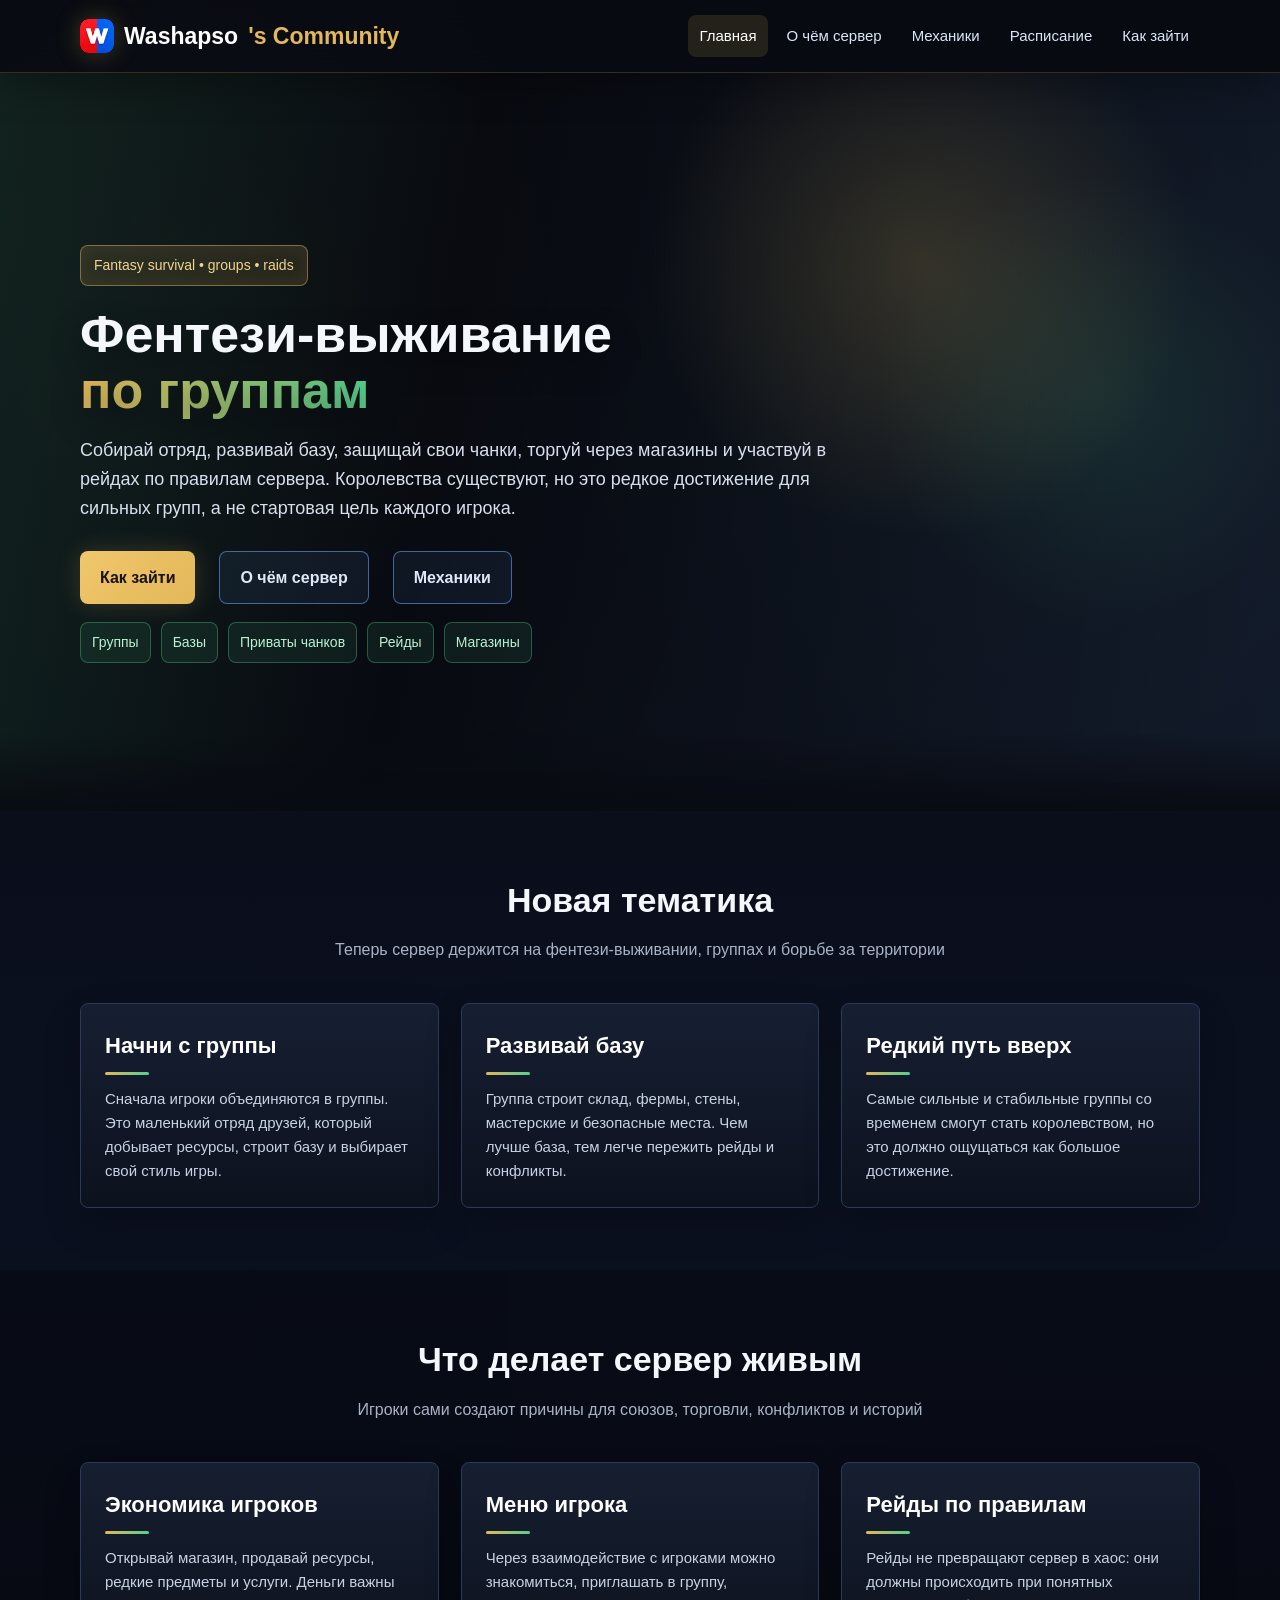
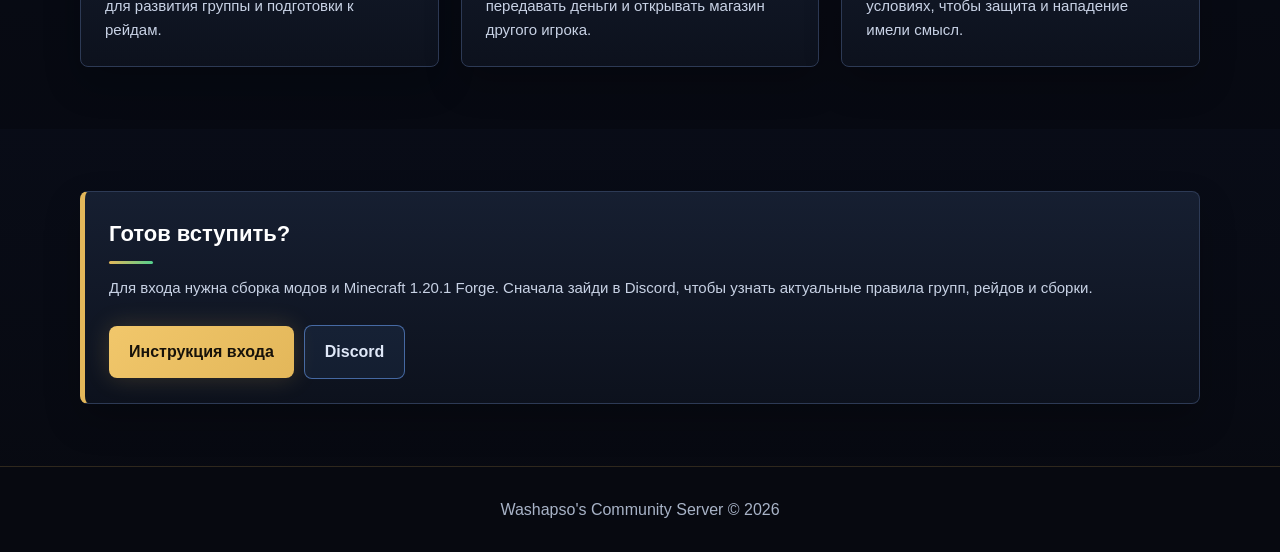
<file: index.html>
<!DOCTYPE html>
<html lang="ru">
<head>
<meta charset="UTF-8">
<meta name="viewport" content="width=device-width, initial-scale=1.0">
<title>Washapso's Community Server</title>
<link rel="stylesheet" href="styles.css?v=6">
<script src="app.js" defer></script>
</head>
<body>
<header><div class="container"><div class="nav">
<a href="index.html" class="logo"><img src="server-icon.png" alt="">Washapso<span>'s Community</span></a>
<div class="nav-links">
<a href="index.html">Главная</a>
<a href="about.html">О чём сервер</a>
<a href="mechanics.html">Механики</a>
<a href="schedule.html">Расписание</a>
<a href="guide.html">Как зайти</a>
</div></div></div></header>

<section class="hero home"><div class="container"><div class="hero-content">
<div class="tag">Fantasy survival • groups • raids</div>
<h1>Фентези-выживание <span>по группам</span></h1>
<p>Собирай отряд, развивай базу, защищай свои чанки, торгуй через магазины и участвуй в рейдах по правилам сервера. Королевства существуют, но это редкое достижение для сильных групп, а не стартовая цель каждого игрока.</p>
<div class="buttons"><a href="guide.html" class="btn btn-primary">Как зайти</a><a href="about.html" class="btn btn-secondary">О чём сервер</a><a href="mechanics.html" class="btn btn-secondary">Механики</a></div>
<div class="pill-row"><span class="pill">Группы</span><span class="pill">Базы</span><span class="pill">Приваты чанков</span><span class="pill">Рейды</span><span class="pill">Магазины</span></div>
</div></div></section>

<section><div class="container"><div class="section-title"><h2>Новая тематика</h2><p>Теперь сервер держится на фентези-выживании, группах и борьбе за территории</p></div>
<div class="cards">
<div class="card"><h3>Начни с группы</h3><p>Сначала игроки объединяются в группы. Это маленький отряд друзей, который добывает ресурсы, строит базу и выбирает свой стиль игры.</p></div>
<div class="card"><h3>Развивай базу</h3><p>Группа строит склад, фермы, стены, мастерские и безопасные места. Чем лучше база, тем легче пережить рейды и конфликты.</p></div>
<div class="card"><h3>Редкий путь вверх</h3><p>Самые сильные и стабильные группы со временем смогут стать королевством, но это должно ощущаться как большое достижение.</p></div>
</div></div></section>

<section class="section-alt"><div class="container"><div class="section-title"><h2>Что делает сервер живым</h2><p>Игроки сами создают причины для союзов, торговли, конфликтов и историй</p></div>
<div class="cards">
<div class="card"><h3>Экономика игроков</h3><p>Открывай магазин, продавай ресурсы, редкие предметы и услуги. Деньги важны для развития группы и подготовки к рейдам.</p></div>
<div class="card"><h3>Меню игрока</h3><p>Через взаимодействие с игроками можно знакомиться, приглашать в группу, передавать деньги и открывать магазин другого игрока.</p></div>
<div class="card"><h3>Рейды по правилам</h3><p>Рейды не превращают сервер в хаос: они должны происходить при понятных условиях, чтобы защита и нападение имели смысл.</p></div>
</div></div></section>

<section><div class="container"><div class="callout"><h3>Готов вступить?</h3><p>Для входа нужна сборка модов и Minecraft 1.20.1 Forge. Сначала зайди в Discord, чтобы узнать актуальные правила групп, рейдов и сборки.</p><br><a href="guide.html" class="btn btn-primary">Инструкция входа</a><a href="https://discord.gg/dN3GpYs8Tc" class="btn btn-secondary" target="_blank" rel="noopener noreferrer">Discord</a></div></div></section>

<footer><div class="container"><p>Washapso's Community Server © 2026</p></div></footer>
</body></html>
</file>
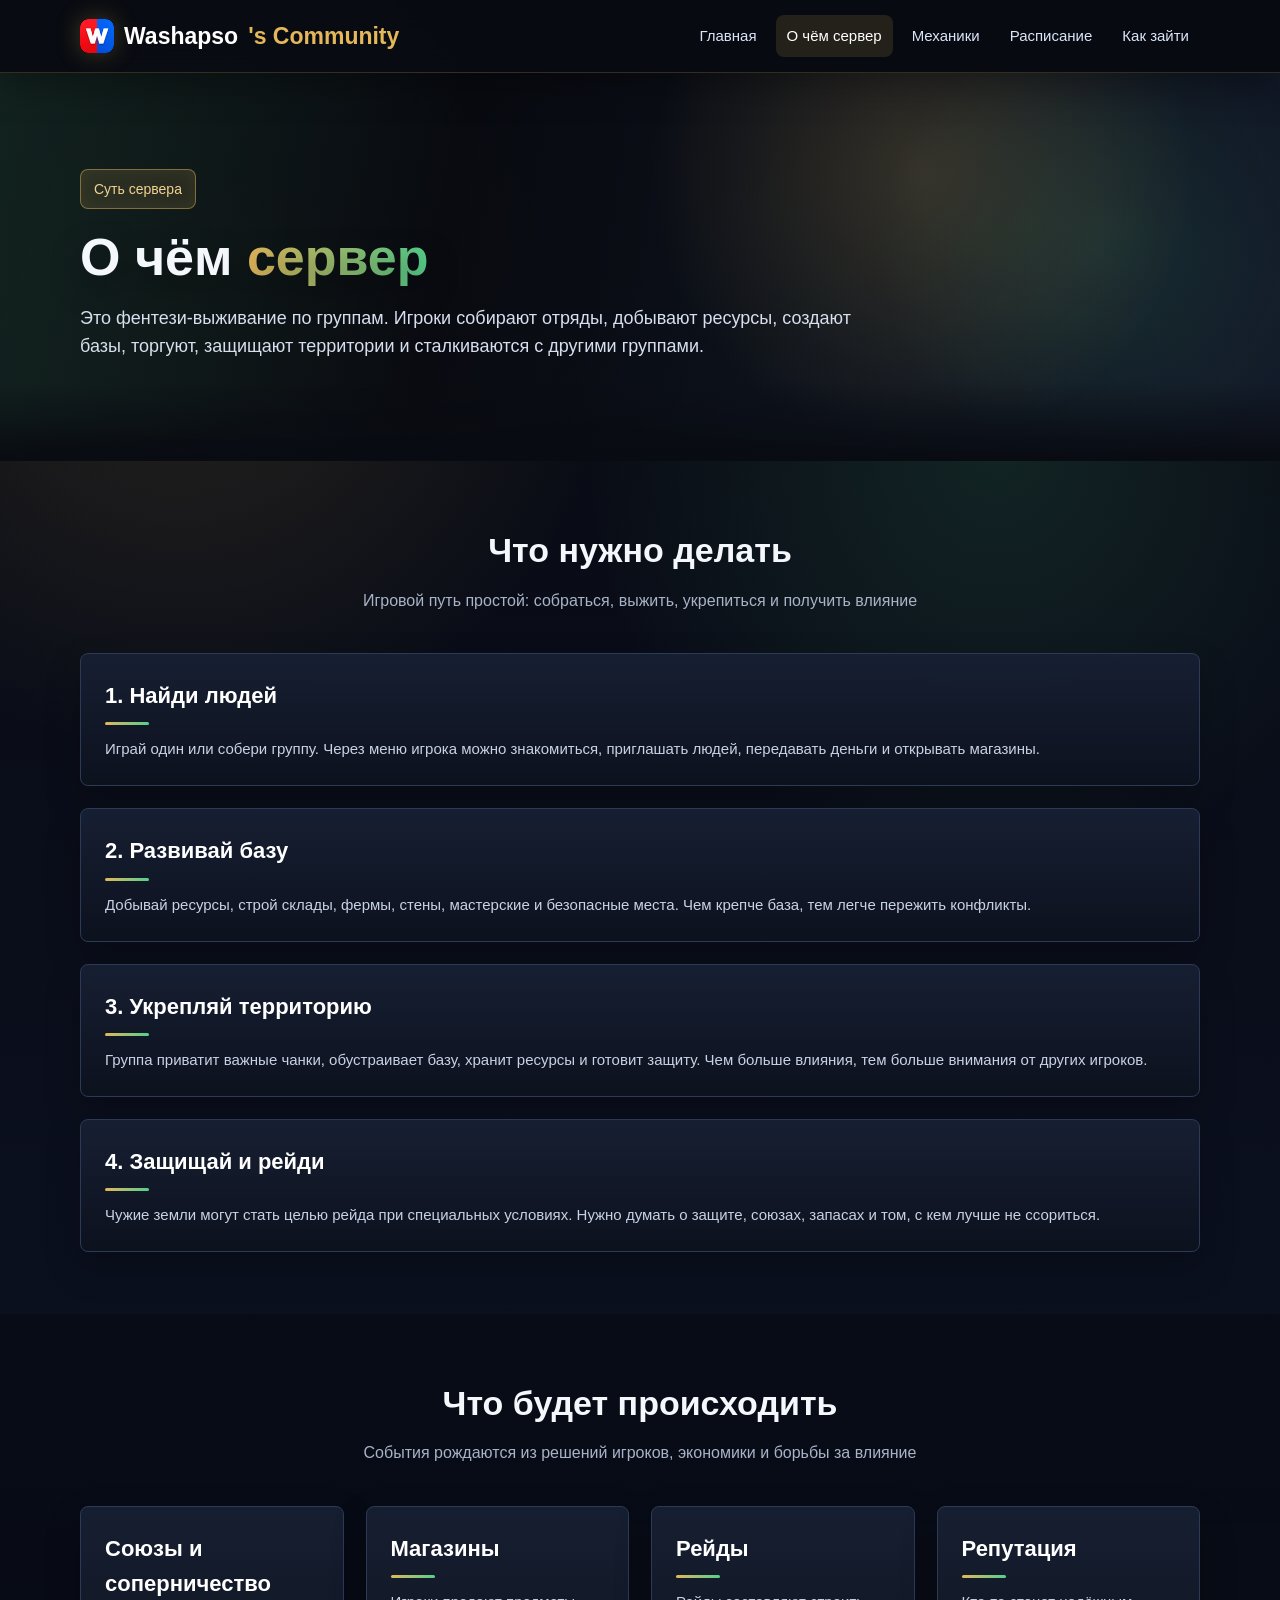
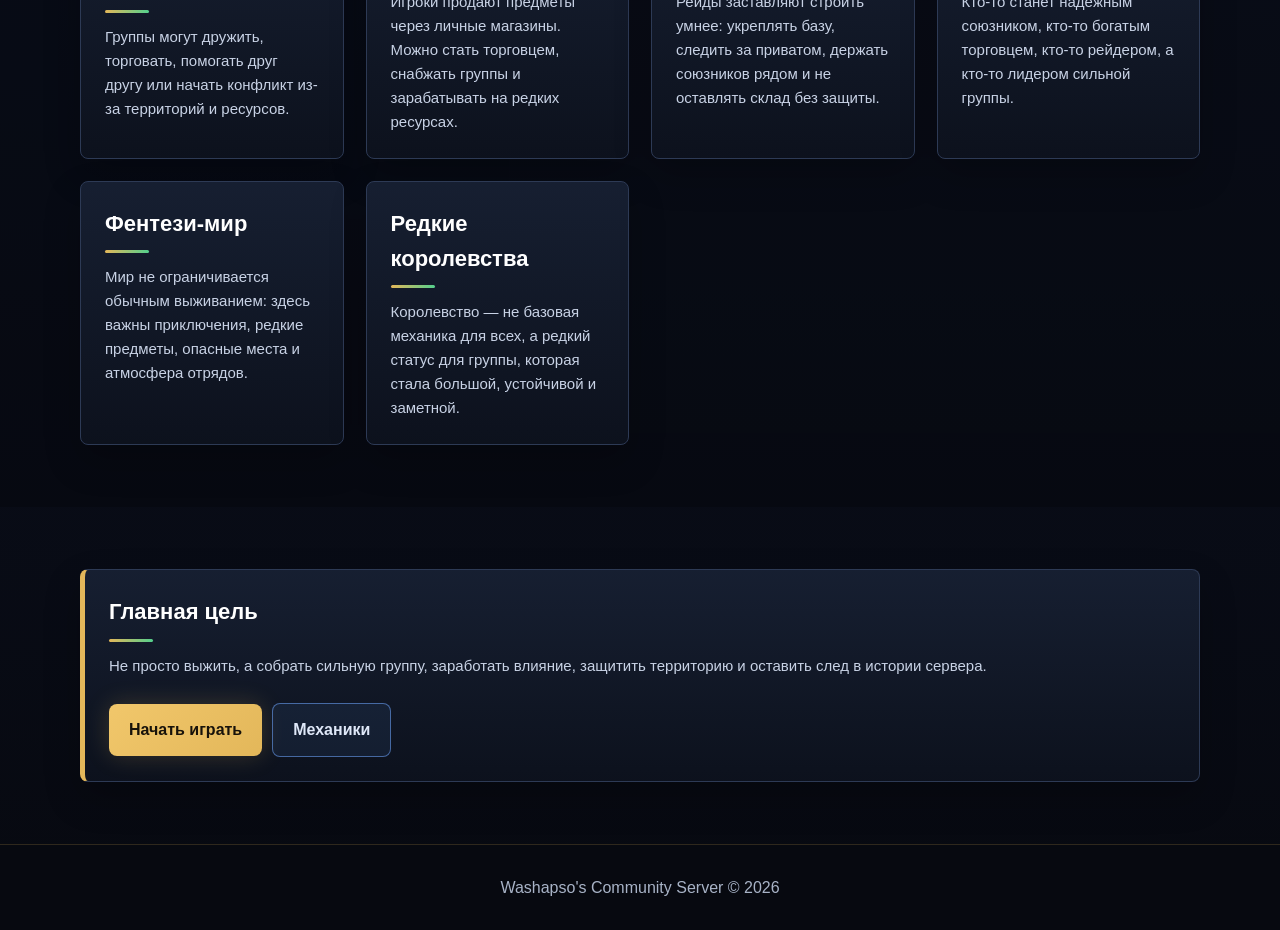
<file: about.html>
<!DOCTYPE html>
<html lang="ru">
<head>
<meta charset="UTF-8">
<meta name="viewport" content="width=device-width, initial-scale=1.0">
<title>Washapso's Community Server — О чём сервер</title>
<link rel="stylesheet" href="styles.css?v=6">
<script src="app.js" defer></script>
</head>
<body>
<header><div class="container"><div class="nav">
<a href="index.html" class="logo"><img src="server-icon.png" alt="">Washapso<span>'s Community</span></a>
<div class="nav-links">
<a href="index.html">Главная</a>
<a href="about.html">О чём сервер</a>
<a href="mechanics.html">Механики</a>
<a href="schedule.html">Расписание</a>
<a href="guide.html">Как зайти</a>
</div></div></div></header>

<section class="hero"><div class="container"><div class="tag">Суть сервера</div><h1>О чём <span>сервер</span></h1><p>Это фентези-выживание по группам. Игроки собирают отряды, добывают ресурсы, создают базы, торгуют, защищают территории и сталкиваются с другими группами.</p></div></section>

<section><div class="container"><div class="section-title"><h2>Что нужно делать</h2><p>Игровой путь простой: собраться, выжить, укрепиться и получить влияние</p></div>
<div class="steps">
<div class="step"><h2>1. Найди людей</h2><p>Играй один или собери группу. Через меню игрока можно знакомиться, приглашать людей, передавать деньги и открывать магазины.</p></div>
<div class="step"><h2>2. Развивай базу</h2><p>Добывай ресурсы, строй склады, фермы, стены, мастерские и безопасные места. Чем крепче база, тем легче пережить конфликты.</p></div>
<div class="step"><h2>3. Укрепляй территорию</h2><p>Группа приватит важные чанки, обустраивает базу, хранит ресурсы и готовит защиту. Чем больше влияния, тем больше внимания от других игроков.</p></div>
<div class="step"><h2>4. Защищай и рейди</h2><p>Чужие земли могут стать целью рейда при специальных условиях. Нужно думать о защите, союзах, запасах и том, с кем лучше не ссориться.</p></div>
</div></div></section>

<section class="section-alt"><div class="container"><div class="section-title"><h2>Что будет происходить</h2><p>События рождаются из решений игроков, экономики и борьбы за влияние</p></div>
<div class="cards">
<div class="card"><h3>Союзы и соперничество</h3><p>Группы могут дружить, торговать, помогать друг другу или начать конфликт из-за территорий и ресурсов.</p></div>
<div class="card"><h3>Магазины</h3><p>Игроки продают предметы через личные магазины. Можно стать торговцем, снабжать группы и зарабатывать на редких ресурсах.</p></div>
<div class="card"><h3>Рейды</h3><p>Рейды заставляют строить умнее: укреплять базу, следить за приватом, держать союзников рядом и не оставлять склад без защиты.</p></div>
<div class="card"><h3>Репутация</h3><p>Кто-то станет надёжным союзником, кто-то богатым торговцем, кто-то рейдером, а кто-то лидером сильной группы.</p></div>
<div class="card"><h3>Фентези-мир</h3><p>Мир не ограничивается обычным выживанием: здесь важны приключения, редкие предметы, опасные места и атмосфера отрядов.</p></div>
<div class="card"><h3>Редкие королевства</h3><p>Королевство — не базовая механика для всех, а редкий статус для группы, которая стала большой, устойчивой и заметной.</p></div>
</div></div></section>

<section><div class="container"><div class="callout"><h3>Главная цель</h3><p>Не просто выжить, а собрать сильную группу, заработать влияние, защитить территорию и оставить след в истории сервера.</p><br><a href="guide.html" class="btn btn-primary">Начать играть</a><a href="mechanics.html" class="btn btn-secondary">Механики</a></div></div></section>

<footer><div class="container"><p>Washapso's Community Server © 2026</p></div></footer>
</body></html>
</file>
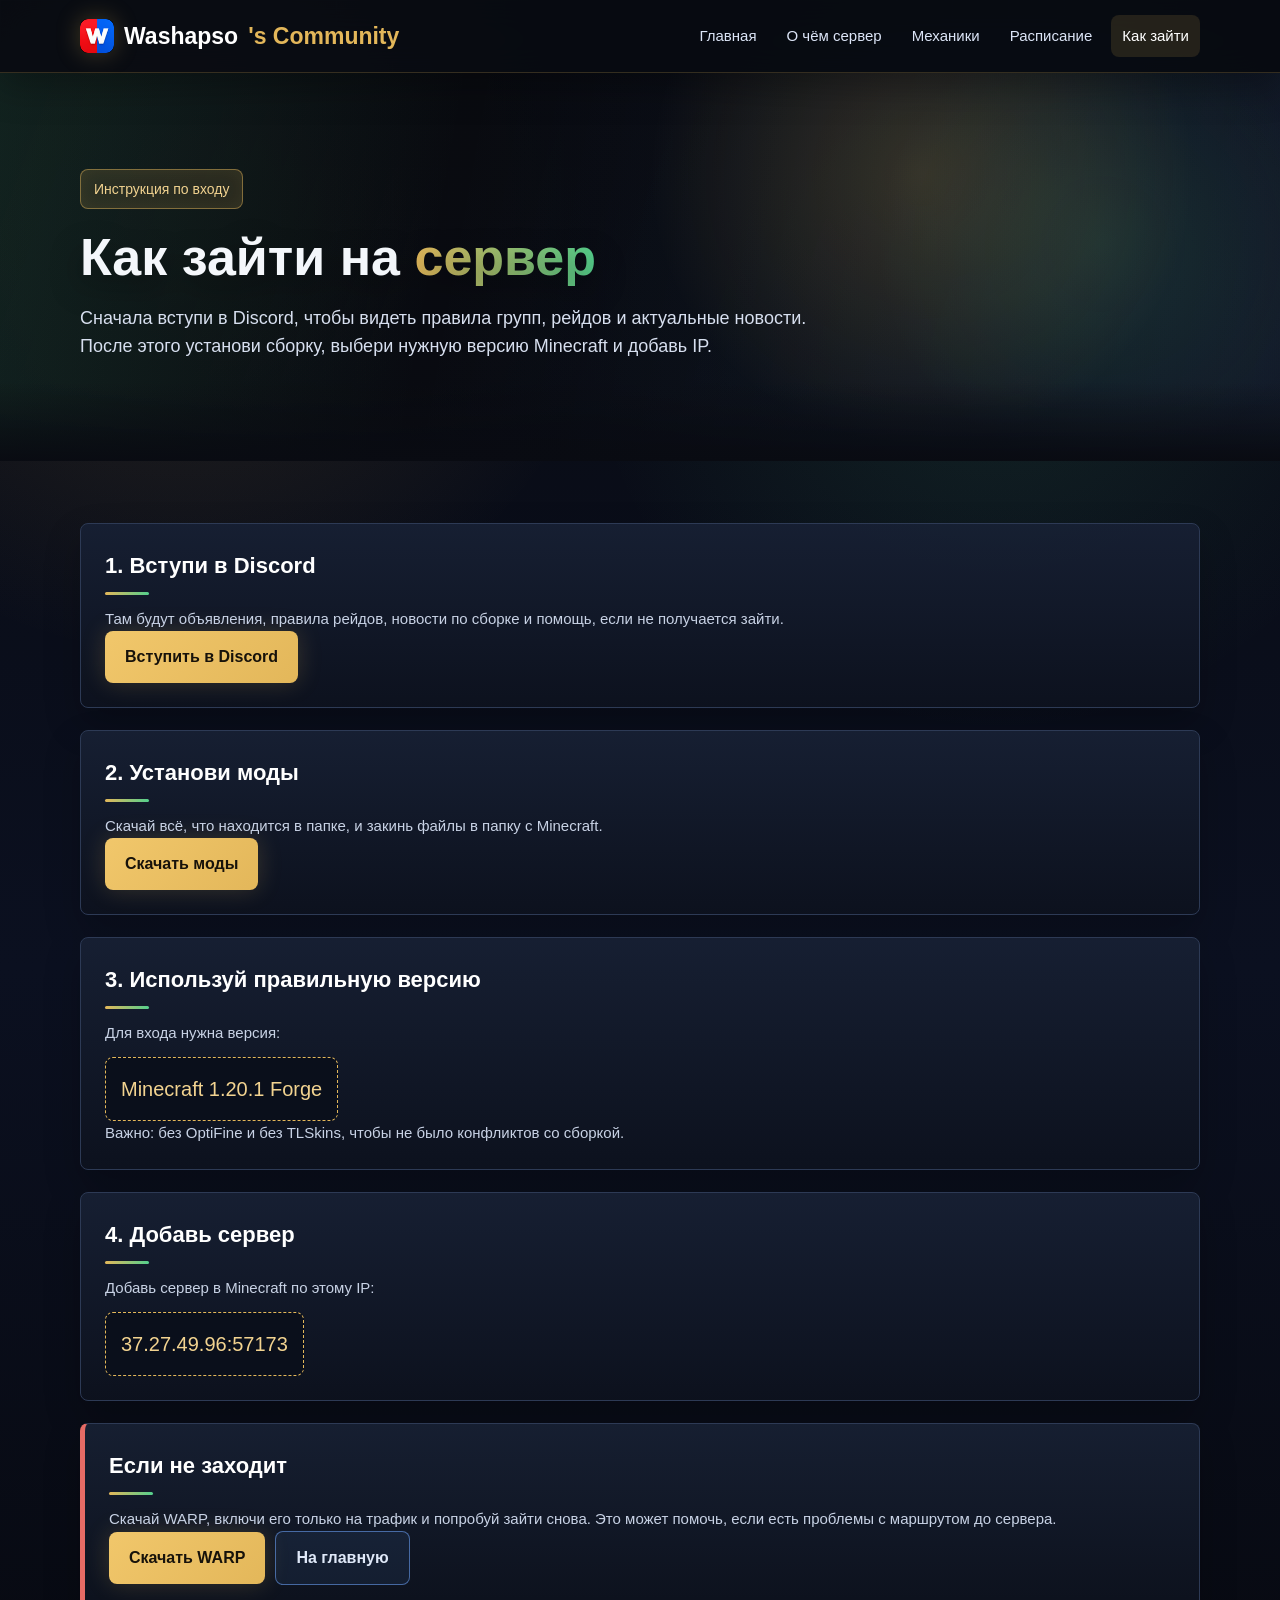
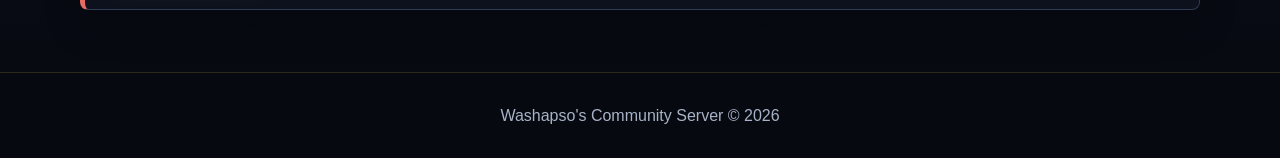
<file: guide.html>
<!DOCTYPE html>
<html lang="ru">
<head>
<meta charset="UTF-8">
<meta name="viewport" content="width=device-width, initial-scale=1.0">
<title>Как зайти на Washapso's Community Server</title>
<link rel="stylesheet" href="styles.css?v=6">
<script src="app.js" defer></script>
</head>
<body>
<header><div class="container"><div class="nav">
<a href="index.html" class="logo"><img src="server-icon.png" alt="">Washapso<span>'s Community</span></a>
<div class="nav-links">
<a href="index.html">Главная</a>
<a href="about.html">О чём сервер</a>
<a href="mechanics.html">Механики</a>
<a href="schedule.html">Расписание</a>
<a href="guide.html">Как зайти</a>
</div></div></div></header>

<section class="hero"><div class="container"><div class="tag">Инструкция по входу</div><h1>Как зайти на <span>сервер</span></h1><p>Сначала вступи в Discord, чтобы видеть правила групп, рейдов и актуальные новости. После этого установи сборку, выбери нужную версию Minecraft и добавь IP.</p></div></section>

<section><div class="container"><div class="steps">
<div class="step"><h2>1. Вступи в Discord</h2><p>Там будут объявления, правила рейдов, новости по сборке и помощь, если не получается зайти.</p><a href="https://discord.gg/dN3GpYs8Tc" class="btn btn-primary" target="_blank" rel="noopener noreferrer">Вступить в Discord</a></div>
<div class="step"><h2>2. Установи моды</h2><p>Скачай всё, что находится в папке, и закинь файлы в папку с Minecraft.</p><a href="https://drive.google.com/drive/folders/1G4e0Yl6rfM5Kbzf2rBECY1dW33R9xwYC?usp=sharing" class="btn btn-primary" target="_blank" rel="noopener noreferrer">Скачать моды</a></div>
<div class="step"><h2>3. Используй правильную версию</h2><p>Для входа нужна версия:</p><div class="ip">Minecraft 1.20.1 Forge</div><p class="note">Важно: без OptiFine и без TLSkins, чтобы не было конфликтов со сборкой.</p></div>
<div class="step"><h2>4. Добавь сервер</h2><p>Добавь сервер в Minecraft по этому IP:</p><div class="ip">37.27.49.96:57173</div></div>
<div class="step warning"><h2>Если не заходит</h2><p>Скачай WARP, включи его только на трафик и попробуй зайти снова. Это может помочь, если есть проблемы с маршрутом до сервера.</p><a href="https://drive.google.com/file/d/1NWNszFOcO9THBHJMumihQfyj0Qaf77dl/view?usp=sharing" class="btn btn-primary" target="_blank" rel="noopener noreferrer">Скачать WARP</a><a href="index.html" class="btn btn-secondary">На главную</a></div>
</div></div></section>

<footer><div class="container"><p>Washapso's Community Server © 2026</p></div></footer>
</body></html>
</file>
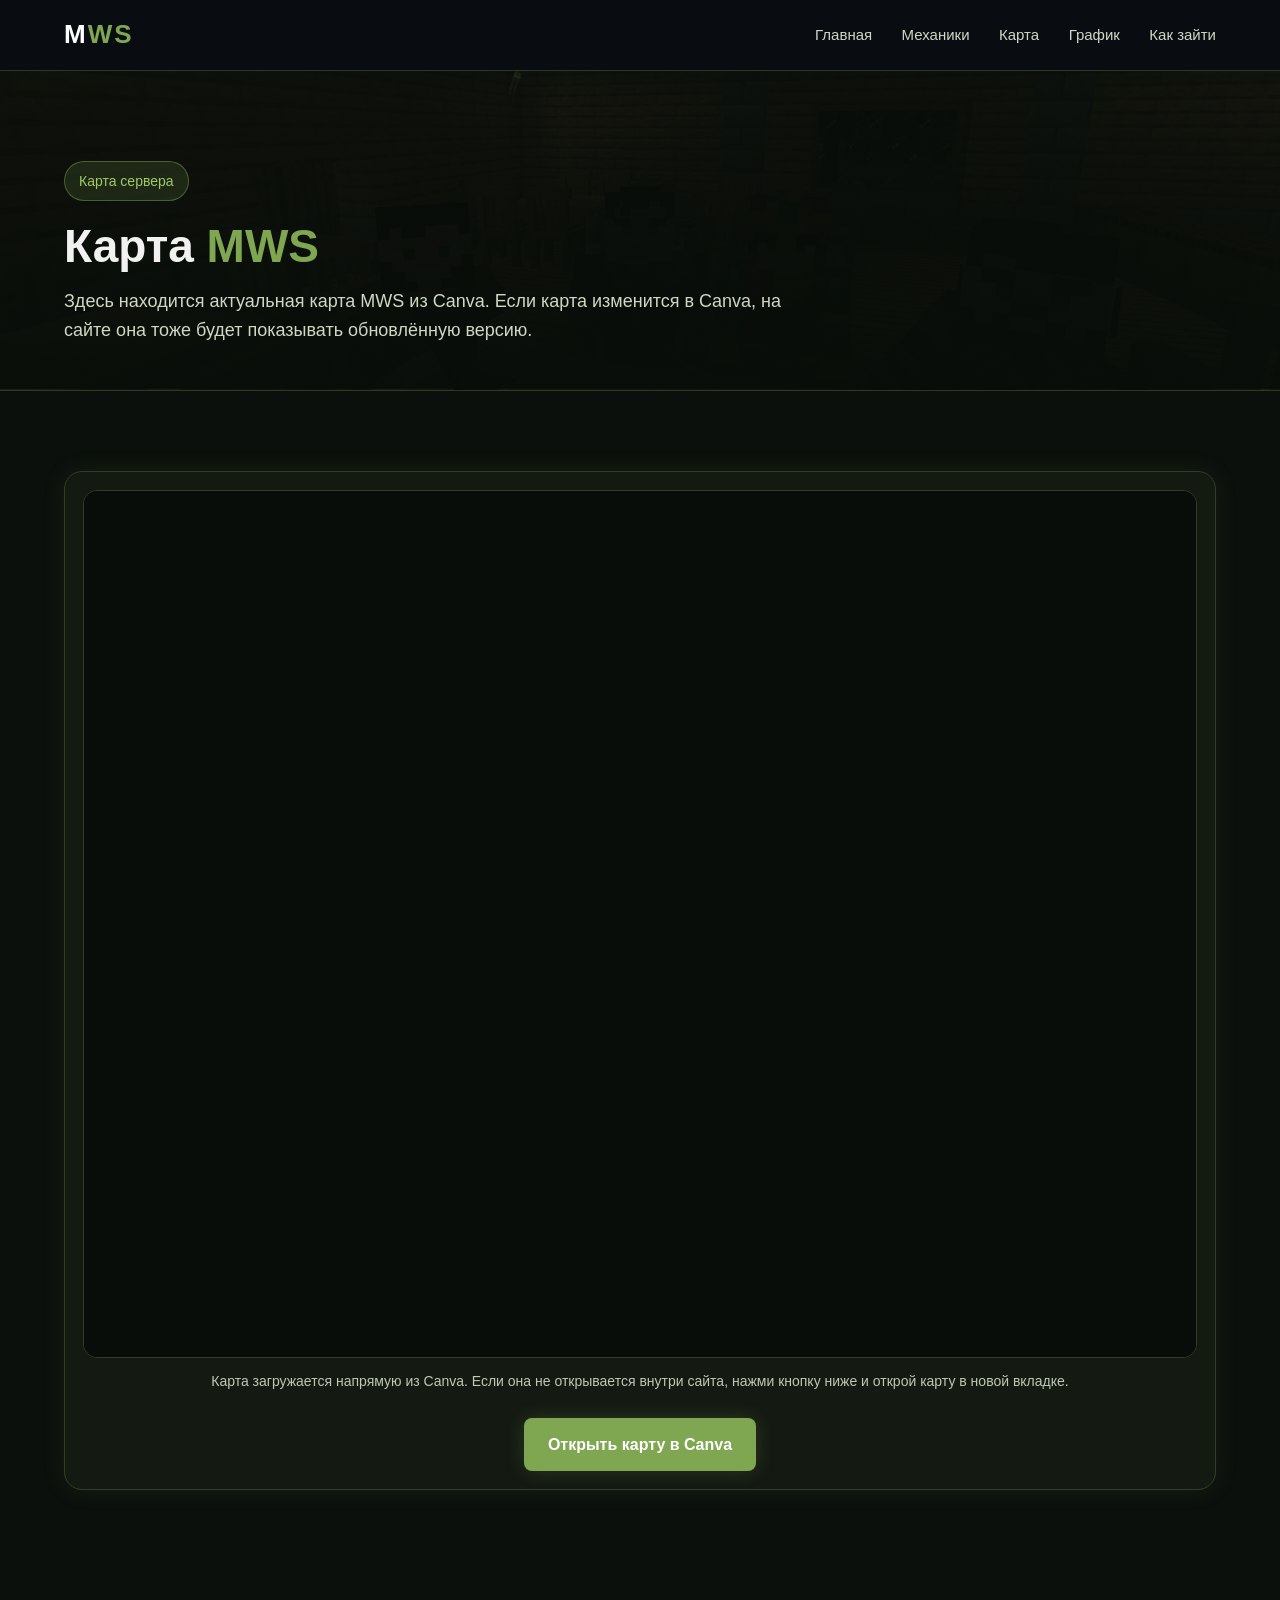
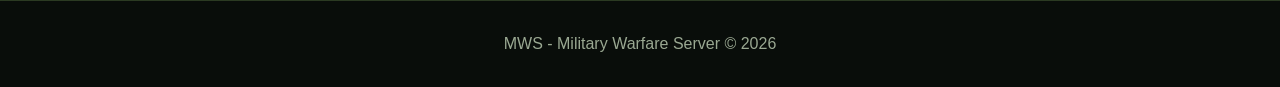
<file: map.html>
<!DOCTYPE html>
<html lang="ru">
<head>
    <meta charset="UTF-8">
    <meta name="viewport" content="width=device-width, initial-scale=1.0">
    <title>MWS - Карта</title>

    <style>
        * {
            margin: 0;
            padding: 0;
            box-sizing: border-box;
        }

        body {
            font-family: Arial, sans-serif;
            background: #0b100c;
            color: #f1f1f1;
            line-height: 1.6;
        }

        header {
            background: rgba(10, 14, 20, 0.95);
            border-bottom: 1px solid #2b3a22;
            position: sticky;
            top: 0;
            z-index: 10;
        }

        .container {
            width: 90%;
            max-width: 1200px;
            margin: 0 auto;
        }

        .nav {
            height: 70px;
            display: flex;
            justify-content: space-between;
            align-items: center;
        }

        .logo {
            font-size: 26px;
            font-weight: bold;
            letter-spacing: 2px;
            color: #ffffff;
        }

        .logo span {
            color: #7fa650;
        }

        .nav-links a {
            color: #cfd8c4;
            text-decoration: none;
            margin-left: 25px;
            font-size: 15px;
            transition: 0.2s;
        }

        .nav-links a:hover {
            color: #7fa650;
        }

        .hero {
            min-height: 85vh;
            display: flex;
            align-items: center;
            background:
                linear-gradient(rgba(8, 13, 9, 0.86), rgba(8, 13, 9, 0.96)),
                url("background.png");
            background-size: cover;
            background-position: center;
            background-repeat: no-repeat;
        }

        .hero-content {
            max-width: 720px;
        }

        .tag {
            display: inline-block;
            background: rgba(127, 166, 80, 0.16);
            border: 1px solid rgba(127, 166, 80, 0.45);
            color: #9fca68;
            padding: 8px 14px;
            border-radius: 30px;
            font-size: 14px;
            margin-bottom: 20px;
        }

        h1 {
            font-size: 54px;
            line-height: 1.1;
            margin-bottom: 20px;
        }

        h1 span {
            color: #7fa650;
        }

        .hero p {
            color: #cfd8c4;
            font-size: 18px;
            margin-bottom: 30px;
            max-width: 620px;
        }

        .buttons {
            display: flex;
            gap: 15px;
            flex-wrap: wrap;
        }

        .btn {
            display: inline-block;
            padding: 14px 24px;
            border-radius: 8px;
            text-decoration: none;
            font-weight: bold;
            transition: 0.2s;
        }

        .btn-primary {
            background: #7fa650;
            color: white;
        }

        .btn-primary:hover {
            background: #6f9145;
        }

        .btn-secondary {
            border: 1px solid #7fa650;
            color: #7fa650;
        }

        .btn-secondary:hover {
            background: rgba(127, 166, 80, 0.14);
        }

        section {
            padding: 80px 0;
        }

        .section-title {
            text-align: center;
            margin-bottom: 45px;
        }

        .section-title h2 {
            font-size: 36px;
            margin-bottom: 10px;
        }

        .section-title p {
            color: #9aa892;
        }

        .cards {
            display: grid;
            grid-template-columns: repeat(auto-fit, minmax(260px, 1fr));
            gap: 25px;
        }

        .card {
            background: #141a12;
            border: 1px solid #2f3f25;
            border-radius: 14px;
            padding: 25px;
            transition: 0.2s;
        }

        .card:hover {
            transform: translateY(-4px);
            border-color: #7fa650;
        }

        .card h3 {
            font-size: 22px;
            margin-bottom: 12px;
            color: #ffffff;
        }

        .card p {
            color: #bdc8b5;
            font-size: 15px;
        }

        .features {
            background: #090d0a;
        }

        .factions {
            display: grid;
            grid-template-columns: repeat(auto-fit, minmax(280px, 1fr));
            gap: 25px;
        }

        .faction {
            border-radius: 14px;
            padding: 30px;
            border: 1px solid #2f3f25;
            background: #141a12;
        }

        .faction.rf {
            border-left: 5px solid #e74c3c;
        }

        .faction.nato {
            border-left: 5px solid #9fca68;
        }

        .faction h3 {
            margin-bottom: 10px;
        }

        .ip-box {
            background: #141a12;
            border: 1px solid #2f3f25;
            border-radius: 16px;
            padding: 35px;
            text-align: center;
            max-width: 700px;
            margin: 0 auto;
        }

        .ip {
            margin: 20px 0;
            padding: 16px;
            background: #0b100c;
            border: 1px dashed #7fa650;
            border-radius: 10px;
            font-size: 22px;
            color: #7fa650;
            word-break: break-all;
        }

        footer {
            padding: 30px 0;
            text-align: center;
            border-top: 1px solid #2b3a22;
            color: #9aa892;
            background: #090d0a;
        }


        .btn-primary {
            box-shadow: 0 0 18px rgba(127, 166, 80, 0.22);
        }

        .card:hover,
        .faction:hover,
        .ip-box:hover {
            box-shadow: 0 0 24px rgba(127, 166, 80, 0.12);
        }


        .page-hero {
            padding: 90px 0 45px;
            background:
                linear-gradient(rgba(8, 13, 9, 0.90), rgba(8, 13, 9, 0.98)),
                url("background.png");
            background-size: cover;
            background-position: center;
            background-repeat: no-repeat;
            border-bottom: 1px solid #2b3a22;
        }

        .page-hero h1 {
            font-size: 46px;
            margin-bottom: 15px;
        }

        .page-hero p {
            max-width: 760px;
            color: #cfd8c4;
            font-size: 18px;
        }

        .info-box {
            background: #141a12;
            border: 1px solid #2f3f25;
            border-radius: 16px;
            padding: 28px;
            margin-bottom: 25px;
        }

        .info-box h3 {
            margin-bottom: 12px;
            color: #ffffff;
            font-size: 24px;
        }

        .info-box p,
        .info-box li {
            color: #bdc8b5;
        }

        .info-box ul {
            margin-left: 20px;
            margin-top: 10px;
        }

        .map-placeholder {
            background:
                linear-gradient(rgba(20, 26, 18, 0.92), rgba(20, 26, 18, 0.92)),
                repeating-linear-gradient(45deg, #1d2917 0, #1d2917 10px, #172013 10px, #172013 20px);
            border: 1px dashed #7fa650;
            border-radius: 18px;
            padding: 55px 25px;
            text-align: center;
            color: #cfd8c4;
            margin-bottom: 30px;
        }

        .map-placeholder h2 {
            margin-bottom: 12px;
            font-size: 32px;
        }


        .map-preview {
            background: #141a12;
            border: 1px solid #2f3f25;
            border-radius: 18px;
            padding: 18px;
            margin-bottom: 30px;
        }

        .map-image {
            display: block;
            width: 100%;
            max-height: 620px;
            object-fit: contain;
            border-radius: 14px;
            border: 1px solid #2f3f25;
            cursor: zoom-in;
            background: #090d0a;
        }

        .map-preview p {
            color: #bdc8b5;
            text-align: center;
            margin-top: 12px;
            font-size: 14px;
        }

        .map-legend {
            display: grid;
            grid-template-columns: repeat(auto-fit, minmax(220px, 1fr));
            gap: 15px;
            margin-bottom: 30px;
        }

        .legend-item {
            background: #141a12;
            border: 1px solid #2f3f25;
            border-radius: 14px;
            padding: 18px;
            color: #bdc8b5;
        }

        .legend-dot {
            display: inline-block;
            width: 14px;
            height: 14px;
            border-radius: 50%;
            margin-right: 8px;
            vertical-align: middle;
        }

        .legend-red { background: #e74c3c; box-shadow: 0 0 14px rgba(231, 76, 60, 0.45); }
        .legend-blue { background: #4f8cff; box-shadow: 0 0 14px rgba(79, 140, 255, 0.45); }
        .legend-yellow { background: #ffd84d; box-shadow: 0 0 14px rgba(255, 216, 77, 0.45); }

        .map-modal {
            display: none;
            position: fixed;
            inset: 0;
            z-index: 1000;
            background: rgba(3, 6, 4, 0.94);
            padding: 22px;
        }

        .map-modal.active {
            display: flex;
            flex-direction: column;
        }

        .map-modal-top {
            display: flex;
            justify-content: space-between;
            align-items: center;
            gap: 12px;
            margin-bottom: 12px;
        }

        .map-modal-title {
            color: #cfd8c4;
            font-weight: bold;
        }

        .map-controls {
            display: flex;
            gap: 8px;
            flex-wrap: wrap;
            justify-content: flex-end;
        }

        .map-control-btn {
            border: 1px solid #7fa650;
            background: #141a12;
            color: #cfd8c4;
            padding: 9px 13px;
            border-radius: 8px;
            cursor: pointer;
            font-weight: bold;
        }

        .map-control-btn:hover {
            background: rgba(127, 166, 80, 0.14);
        }

        .map-modal-view {
            flex: 1;
            overflow: auto;
            border: 1px solid #2f3f25;
            border-radius: 14px;
            background: #050805;
            cursor: default;
        }

        .map-modal-view.middle-dragging { cursor: grabbing; }

        .map-modal-img {
            display: block;
            transform-origin: top left;
            transition: transform 0.08s ease;
            max-width: none;
            user-select: none;
            -webkit-user-drag: none;
        }


        .canva-map-box {
            background: #141a12;
            border: 1px solid #2f3f25;
            border-radius: 18px;
            padding: 18px;
            margin-bottom: 30px;
            box-shadow: 0 0 24px rgba(127, 166, 80, 0.10);
        }

        .canva-frame-wrap {
            position: relative;
            width: 100%;
            height: 0;
            padding-top: 77.7344%;
            border-radius: 14px;
            overflow: hidden;
            border: 1px solid #2f3f25;
            background: #090d0a;
        }

        .canva-frame {
            position: absolute;
            width: 100%;
            height: 100%;
            top: 0;
            left: 0;
            border: 0;
            display: block;
            background: #090d0a;
        }

        .canva-map-box p {
            color: #bdc8b5;
            text-align: center;
            margin-top: 12px;
            font-size: 14px;
        }


        @media (max-width: 700px) {
            .nav {
                height: auto;
                padding: 18px 0;
                flex-direction: column;
                gap: 12px;
            }

            .nav-links a {
                margin: 0 8px;
                font-size: 14px;
            }

            h1 {
                font-size: 38px;
            }

            .hero {
                min-height: 75vh;
                text-align: center;
            }

            .buttons {
                justify-content: center;
            }
        }
        
    </style>
</head>

<body>

<header>
    <div class="container">
        <div class="nav">
            <div class="logo">M<span>WS</span></div>

            <div class="nav-links">
                <a href="index.html">Главная</a>
                <a href="mechanics.html">Механики</a>
                <a href="map.html">Карта</a>
                <a href="schedule.html">График</a>
                <a href="guide.html">Как зайти</a>
            </div>
        </div>
    </div>
</header>

<section class="page-hero">
    <div class="container">
        <div class="tag">Карта сервера</div>
        <h1>Карта <span>MWS</span></h1>
        <p>
            Здесь находится актуальная карта MWS из Canva. Если карта изменится в Canva,
            на сайте она тоже будет показывать обновлённую версию.
        </p>
    </div>
</section>

<section>
    <div class="container">
        <div class="canva-map-box">
            <div class="canva-frame-wrap">
                <iframe
                    class="canva-frame"
                    loading="lazy"
                    src="https://www.canva.com/design/DAHMdkCGzVU/nVanNVO7ydqxA-owRZmYXg/view?embed"
                    allowfullscreen="allowfullscreen"
                    allow="fullscreen">
                </iframe>
            </div>

            <p>
                Карта загружается напрямую из Canva. Если она не открывается внутри сайта,
                нажми кнопку ниже и открой карту в новой вкладке.
            </p>

            <br>

            <div class="buttons" style="justify-content: center;">
                <a href="https://www.canva.com/design/DAHMdkCGzVU/nVanNVO7ydqxA-owRZmYXg/view?utm_content=DAHMdkCGzVU&utm_campaign=designshare&utm_medium=embeds&utm_source=link" class="btn btn-primary" target="_blank" rel="noopener noreferrer">
                    Открыть карту в Canva
                </a>
            </div>
        </div>
    </div>
</section>

<footer>
    <div class="container">
        <p>MWS - Military Warfare Server © 2026</p>
    </div>
</footer>




</body>
</html>
</file>
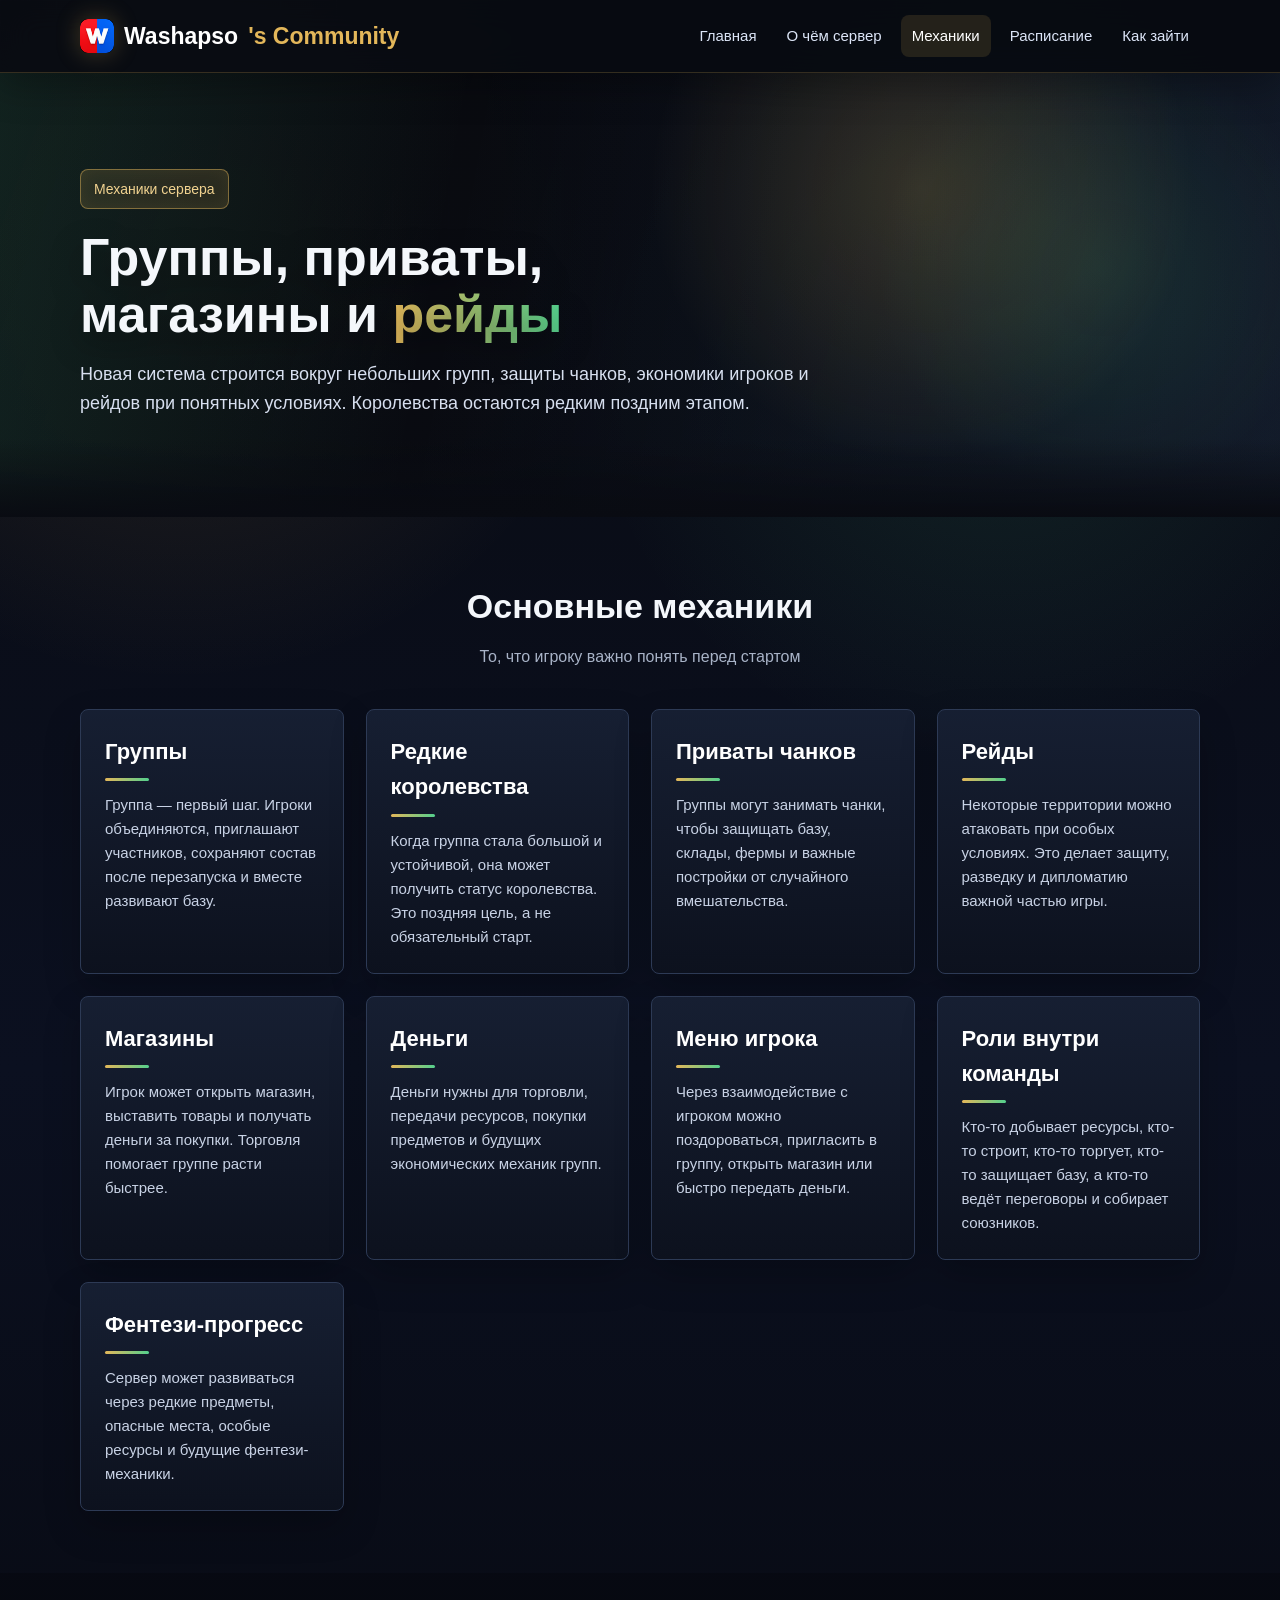
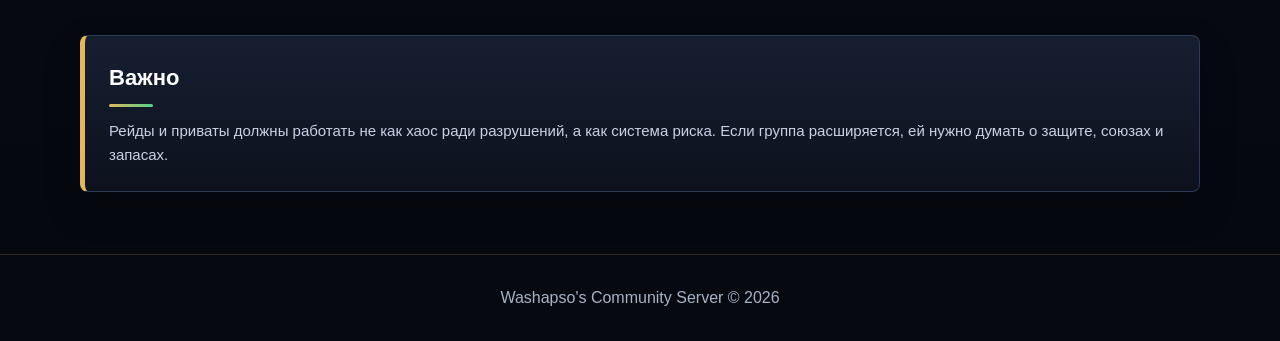
<file: mechanics.html>
<!DOCTYPE html>
<html lang="ru">
<head>
<meta charset="UTF-8">
<meta name="viewport" content="width=device-width, initial-scale=1.0">
<title>Washapso's Community Server — Механики</title>
<link rel="stylesheet" href="styles.css?v=6">
<script src="app.js" defer></script>
</head>
<body>
<header><div class="container"><div class="nav">
<a href="index.html" class="logo"><img src="server-icon.png" alt="">Washapso<span>'s Community</span></a>
<div class="nav-links">
<a href="index.html">Главная</a>
<a href="about.html">О чём сервер</a>
<a href="mechanics.html">Механики</a>
<a href="schedule.html">Расписание</a>
<a href="guide.html">Как зайти</a>
</div></div></div></header>

<section class="hero"><div class="container"><div class="tag">Механики сервера</div><h1>Группы, приваты, магазины и <span>рейды</span></h1><p>Новая система строится вокруг небольших групп, защиты чанков, экономики игроков и рейдов при понятных условиях. Королевства остаются редким поздним этапом.</p></div></section>

<section><div class="container"><div class="section-title"><h2>Основные механики</h2><p>То, что игроку важно понять перед стартом</p></div>
<div class="cards">
<div class="card"><h3>Группы</h3><p>Группа — первый шаг. Игроки объединяются, приглашают участников, сохраняют состав после перезапуска и вместе развивают базу.</p></div>
<div class="card"><h3>Редкие королевства</h3><p>Когда группа стала большой и устойчивой, она может получить статус королевства. Это поздняя цель, а не обязательный старт.</p></div>
<div class="card"><h3>Приваты чанков</h3><p>Группы могут занимать чанки, чтобы защищать базу, склады, фермы и важные постройки от случайного вмешательства.</p></div>
<div class="card"><h3>Рейды</h3><p>Некоторые территории можно атаковать при особых условиях. Это делает защиту, разведку и дипломатию важной частью игры.</p></div>
<div class="card"><h3>Магазины</h3><p>Игрок может открыть магазин, выставить товары и получать деньги за покупки. Торговля помогает группе расти быстрее.</p></div>
<div class="card"><h3>Деньги</h3><p>Деньги нужны для торговли, передачи ресурсов, покупки предметов и будущих экономических механик групп.</p></div>
<div class="card"><h3>Меню игрока</h3><p>Через взаимодействие с игроком можно поздороваться, пригласить в группу, открыть магазин или быстро передать деньги.</p></div>
<div class="card"><h3>Роли внутри команды</h3><p>Кто-то добывает ресурсы, кто-то строит, кто-то торгует, кто-то защищает базу, а кто-то ведёт переговоры и собирает союзников.</p></div>
<div class="card"><h3>Фентези-прогресс</h3><p>Сервер может развиваться через редкие предметы, опасные места, особые ресурсы и будущие фентези-механики.</p></div>
</div></div></section>

<section class="section-alt"><div class="container"><div class="callout"><h3>Важно</h3><p>Рейды и приваты должны работать не как хаос ради разрушений, а как система риска. Если группа расширяется, ей нужно думать о защите, союзах и запасах.</p></div></div></section>

<footer><div class="container"><p>Washapso's Community Server © 2026</p></div></footer>
</body></html>
</file>
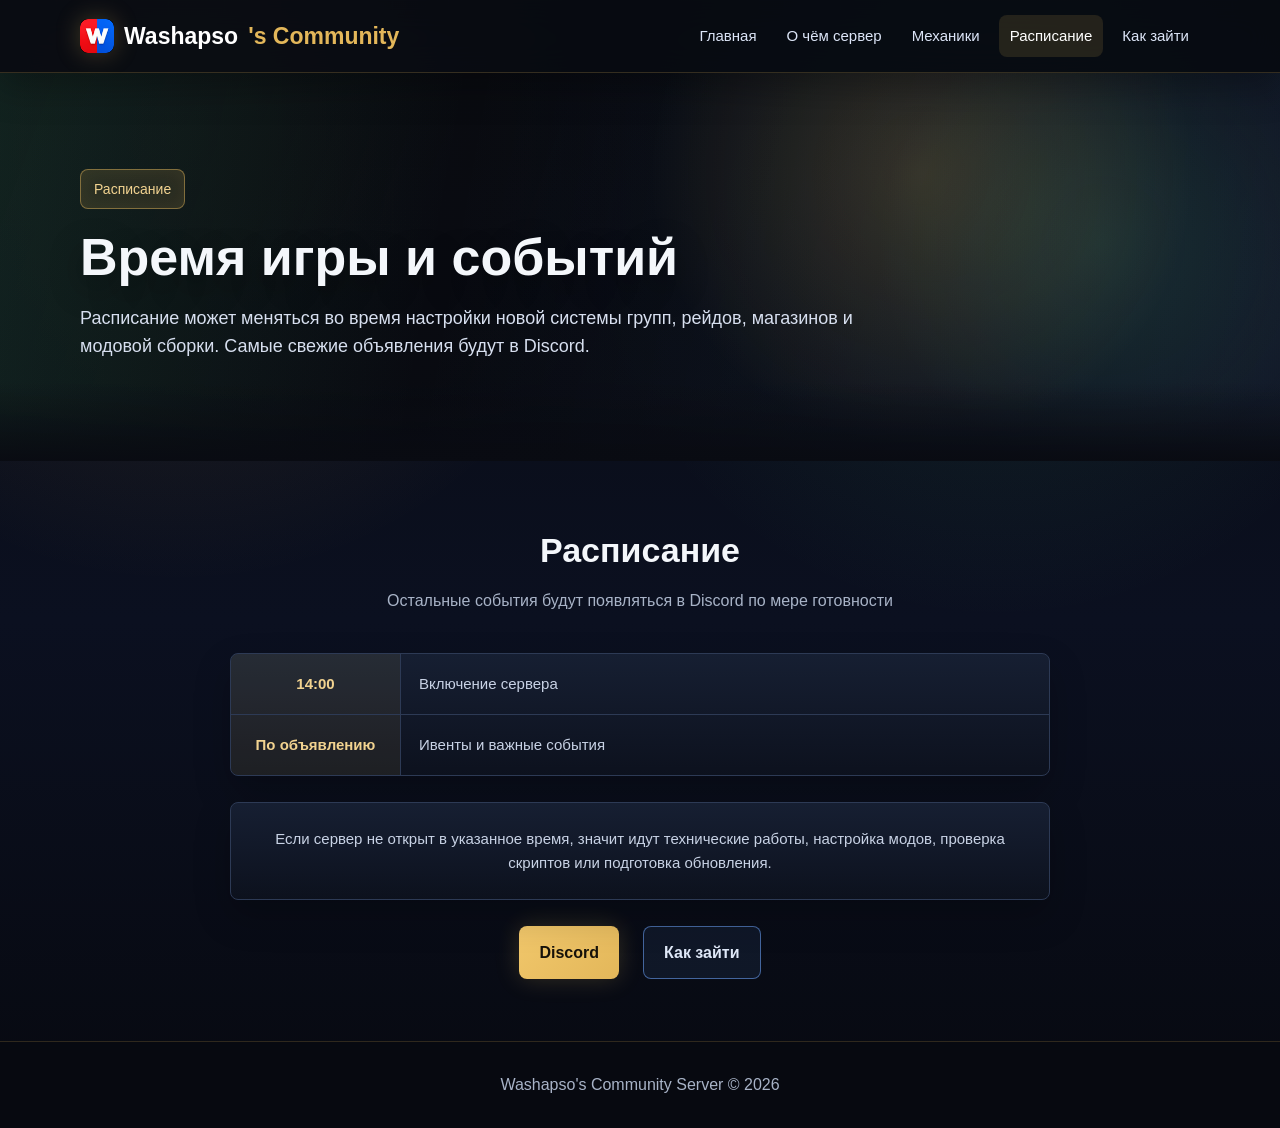
<file: schedule.html>
<!DOCTYPE html>
<html lang="ru">
<head>
<meta charset="UTF-8">
<meta name="viewport" content="width=device-width, initial-scale=1.0">
<title>Washapso's Community Server — Расписание</title>
<link rel="icon" type="image/png" href="favicon.png">
<link rel="stylesheet" href="styles.css?v=6">
<script src="app.js" defer></script>
</head>
<body>
<header><div class="container"><div class="nav">
<a href="index.html" class="logo"><img src="server-icon.png" alt="">Washapso<span>'s Community</span></a>
<div class="nav-links">
<a href="index.html">Главная</a>
<a href="about.html">О чём сервер</a>
<a href="mechanics.html">Механики</a>
<a href="schedule.html">Расписание</a>
<a href="guide.html">Как зайти</a>
</div></div></div></header>

<section class="hero"><div class="container"><div class="tag">Расписание</div><h1>Время игры и событий</h1><p>Расписание может меняться во время настройки новой системы групп, рейдов, магазинов и модовой сборки. Самые свежие объявления будут в Discord.</p></div></section>

<section><div class="container"><div class="section-title"><h2>Расписание</h2><p>Остальные события будут появляться в Discord по мере готовности</p></div>
<div class="time-schedule">
<div class="time-row"><div class="time-cell">14:00</div><div class="time-cell">Включение сервера</div></div>
<div class="time-row"><div class="time-cell">По объявлению</div><div class="time-cell">Ивенты и важные события</div></div>
</div>
<div class="time-note">Если сервер не открыт в указанное время, значит идут технические работы, настройка модов, проверка скриптов или подготовка обновления.</div>
<br><div class="buttons" style="justify-content:center"><a href="https://discord.gg/dN3GpYs8Tc" class="btn btn-primary" target="_blank" rel="noopener noreferrer">Discord</a><a href="guide.html" class="btn btn-secondary">Как зайти</a></div>
</div></section>

<footer><div class="container"><p>Washapso's Community Server © 2026</p></div></footer>
</body></html>
</file>
<file: styles.css>
:root{
  --bg:#090b12;
  --panel:#111827;
  --panel-2:#172033;
  --text:#f4f7fb;
  --muted:#a8b3c7;
  --line:#2d3a55;
  --gold:#e3b75a;
  --green:#54d08d;
  --red:#e66b65;
  --blue:#6da7ff;
}
*{box-sizing:border-box;margin:0;padding:0}
html{scroll-behavior:smooth}
body{
  font-family:Arial,sans-serif;
  min-height:100vh;
  color:var(--text);
  line-height:1.6;
  background:
    radial-gradient(circle at 14% 12%,rgba(227,183,90,.14),transparent 28rem),
    radial-gradient(circle at 78% 18%,rgba(84,208,141,.12),transparent 26rem),
    linear-gradient(180deg,#080a10 0%,#0b1020 55%,#070910 100%);
  overflow-x:hidden;
}
body::before{
  content:"";
  position:fixed;
  inset:0;
  pointer-events:none;
  z-index:-1;
  opacity:.24;
  background-image:
    linear-gradient(rgba(255,255,255,.05) 1px,transparent 1px),
    linear-gradient(90deg,rgba(255,255,255,.05) 1px,transparent 1px);
  background-size:56px 56px;
  mask-image:linear-gradient(to bottom,#000,transparent 78%);
}
.container{width:90%;max-width:1120px;margin:0 auto}
header{
  position:sticky;
  top:0;
  z-index:20;
  background:rgba(8,11,18,.86);
  border-bottom:1px solid rgba(227,183,90,.2);
  backdrop-filter:blur(16px);
  box-shadow:0 14px 36px rgba(0,0,0,.28);
}
.nav{min-height:72px;display:flex;align-items:center;justify-content:space-between;gap:18px}
.logo{display:flex;align-items:center;gap:10px;color:#fff;text-decoration:none;font-size:23px;font-weight:800;letter-spacing:0}
.logo img{
  width:34px;
  height:34px;
  border-radius:8px;
  box-shadow:0 0 24px rgba(227,183,90,.28);
}
.logo span{color:var(--gold)}
.nav-links{display:flex;align-items:center;gap:8px;flex-wrap:wrap}
.nav-links a{
  color:#dce5f7;
  text-decoration:none;
  padding:9px 11px;
  border-radius:8px;
  font-size:15px;
  transition:.2s;
}
.nav-links a:hover,.nav-links a.active{background:rgba(227,183,90,.13);color:#fff}
.hero{
  position:relative;
  overflow:hidden;
  padding:96px 0 72px;
  background:
    linear-gradient(110deg,rgba(8,10,16,.93),rgba(8,10,16,.78));
}
.hero.home{min-height:82vh;display:flex;align-items:center}
.hero::before{
  content:"";
  position:absolute;
  inset:0;
  pointer-events:none;
  background:
    radial-gradient(circle at 72% 26%,rgba(227,183,90,.18),transparent 17rem),
    radial-gradient(circle at 86% 44%,rgba(84,208,141,.11),transparent 14rem),
    linear-gradient(100deg,rgba(84,208,141,.12),transparent 35%,rgba(109,167,255,.1));
  animation:glow 8s ease-in-out infinite alternate;
}
.hero::after{
  content:"";
  position:absolute;
  left:0;right:0;bottom:-1px;height:80px;
  background:linear-gradient(to bottom,transparent,var(--bg));
}
.hero .container{position:relative;z-index:1}
.hero-content{max-width:790px}
.tag{
  display:inline-block;
  padding:8px 13px;
  margin-bottom:20px;
  border:1px solid rgba(227,183,90,.48);
  border-radius:8px;
  color:#f2d390;
  background:rgba(227,183,90,.12);
  box-shadow:inset 0 0 18px rgba(227,183,90,.08);
  font-size:14px;
}
h1{max-width:900px;font-size:52px;line-height:1.08;margin-bottom:18px;text-wrap:balance;text-shadow:0 12px 32px rgba(0,0,0,.42)}
h1 span{
  color:transparent;
  background:linear-gradient(90deg,var(--gold),var(--green));
  -webkit-background-clip:text;
  background-clip:text;
}
.hero p{max-width:780px;color:#d7dfef;font-size:18px;margin-bottom:28px}
section{padding:62px 0}
.section-alt{background:rgba(5,8,14,.42)}
.section-title{text-align:center;margin-bottom:40px}
.section-title h2{font-size:34px;margin-bottom:10px;text-wrap:balance}
.section-title p{color:var(--muted)}
.cards{display:grid;grid-template-columns:repeat(auto-fit,minmax(250px,1fr));gap:22px}
.card,.step,.callout,.time-schedule,.time-note{
  position:relative;
  overflow:hidden;
  background:linear-gradient(180deg,rgba(23,32,51,.96),rgba(13,18,30,.96));
  border:1px solid var(--line);
  border-radius:8px;
  padding:24px;
  box-shadow:0 16px 36px rgba(0,0,0,.22);
  transition:transform .22s ease,border-color .22s ease,box-shadow .22s ease;
}
.card::before,.step::before,.callout::before{
  content:"";
  position:absolute;
  inset:0;
  opacity:0;
  pointer-events:none;
  background:linear-gradient(135deg,rgba(227,183,90,.14),transparent 40%,rgba(84,208,141,.1));
  transition:.22s ease;
}
.card:hover,.step:hover,.callout:hover{transform:translateY(-6px);border-color:rgba(227,183,90,.65);box-shadow:0 24px 52px rgba(0,0,0,.34)}
.card:hover::before,.step:hover::before,.callout:hover::before{opacity:1}
.card h3,.step h2,.callout h3{position:relative;color:#fff;font-size:22px;margin-bottom:12px}
.card h3::after,.step h2::after,.callout h3::after{
  content:"";
  display:block;
  width:44px;
  height:3px;
  margin-top:9px;
  border-radius:99px;
  background:linear-gradient(90deg,var(--gold),var(--green));
}
.card p,.step p,.callout p,.time-cell,.time-note,li{position:relative;color:#c8d2e5;font-size:15px}
.steps{display:grid;gap:22px}
ul{margin-left:20px;margin-top:10px}
.buttons{display:flex;gap:14px;flex-wrap:wrap}
.btn{
  display:inline-flex;
  align-items:center;
  justify-content:center;
  min-height:48px;
  padding:13px 20px;
  border-radius:8px;
  text-decoration:none;
  font-weight:800;
  transition:.2s;
}
.btn + .btn{margin-left:10px}
.btn-primary{color:#17120a;background:linear-gradient(135deg,#f1c76b,var(--gold));box-shadow:0 0 24px rgba(227,183,90,.2)}
.btn-primary:hover{transform:translateY(-2px);filter:brightness(1.05)}
.btn-secondary{color:#dfe8f8;border:1px solid rgba(109,167,255,.55);background:rgba(109,167,255,.08)}
.btn-secondary:hover{transform:translateY(-2px);background:rgba(109,167,255,.15)}
.pill-row{display:flex;flex-wrap:wrap;gap:10px;margin-top:18px}
.pill{padding:8px 11px;border:1px solid rgba(84,208,141,.35);border-radius:8px;color:#b8f3d0;background:rgba(84,208,141,.09);font-size:14px}
.callout{border-left:5px solid var(--gold)}
.warning{border-left:5px solid var(--red)}
.ip{display:inline-block;margin-top:12px;padding:15px;background:#0a0f1b;border:1px dashed var(--gold);border-radius:8px;color:#f2d390;font-size:20px;word-break:break-all;cursor:pointer}
.copy-badge{display:inline-flex;margin-left:10px;padding:7px 10px;border:1px solid rgba(84,208,141,.45);border-radius:8px;color:#b8f3d0;background:rgba(84,208,141,.1);font-size:13px;opacity:0;transform:translateY(6px);transition:.22s}
.copy-badge.show{opacity:1;transform:translateY(0)}
.time-schedule{max-width:820px;margin:0 auto;padding:0}
.time-row{display:grid;grid-template-columns:170px 1fr;border-bottom:1px solid var(--line)}
.time-row:last-child{border-bottom:none}
.time-cell{padding:18px}
.time-cell:first-child{color:#f2d390;font-weight:800;text-align:center;background:rgba(227,183,90,.08);border-right:1px solid var(--line)}
.time-row.active{background:rgba(84,208,141,.09)}
.time-note{max-width:820px;margin:26px auto 0;text-align:center}
footer{padding:30px 0;text-align:center;color:var(--muted);border-top:1px solid rgba(227,183,90,.18);background:#070910}
.page-progress{position:fixed;left:0;top:0;height:3px;width:0;z-index:99;background:linear-gradient(90deg,var(--gold),var(--green));box-shadow:0 0 18px rgba(227,183,90,.48)}
.to-top{position:fixed;right:18px;bottom:18px;width:44px;height:44px;border:1px solid rgba(227,183,90,.5);border-radius:8px;color:#fff;background:rgba(17,24,39,.9);cursor:pointer;opacity:0;transform:translateY(12px);pointer-events:none;transition:.22s;z-index:20}
.to-top.show{opacity:1;transform:translateY(0);pointer-events:auto}
.to-top:hover{background:var(--gold);color:#15100a}
.reveal{opacity:0;transform:translateY(24px);transition:opacity .55s ease,transform .55s ease}
.reveal.visible{opacity:1;transform:translateY(0)}
@keyframes glow{from{opacity:.58;transform:translateX(-2%)}to{opacity:1;transform:translateX(2%)}}
@media(max-width:760px){
  .nav{min-height:auto;padding:12px 0;flex-direction:column;gap:10px}
  .logo{font-size:20px}
  .logo img{width:28px;height:28px}
  .nav-links{justify-content:center;gap:5px}
  .nav-links a{font-size:13px;padding:7px 7px}
  .hero,.hero.home{text-align:center;min-height:auto;padding:70px 0 34px}
  h1{font-size:28px}
  .hero p{font-size:15px;margin-bottom:18px}
  .pill-row{justify-content:center}
  .pill{font-size:13px;padding:7px 9px}
  .btn{min-height:44px;padding:11px 16px}
  .btn + .btn{margin-left:0}
  .buttons{justify-content:center}
  .time-row{grid-template-columns:1fr}
  .time-cell:first-child{border-right:none;border-bottom:1px solid var(--line)}
  .copy-badge{display:flex;width:max-content;margin:10px auto 0}
}
@media(prefers-reduced-motion:reduce){
  *,*::before,*::after{animation:none!important;scroll-behavior:auto!important;transition:none!important}
  .reveal{opacity:1;transform:none}
}
</file>
